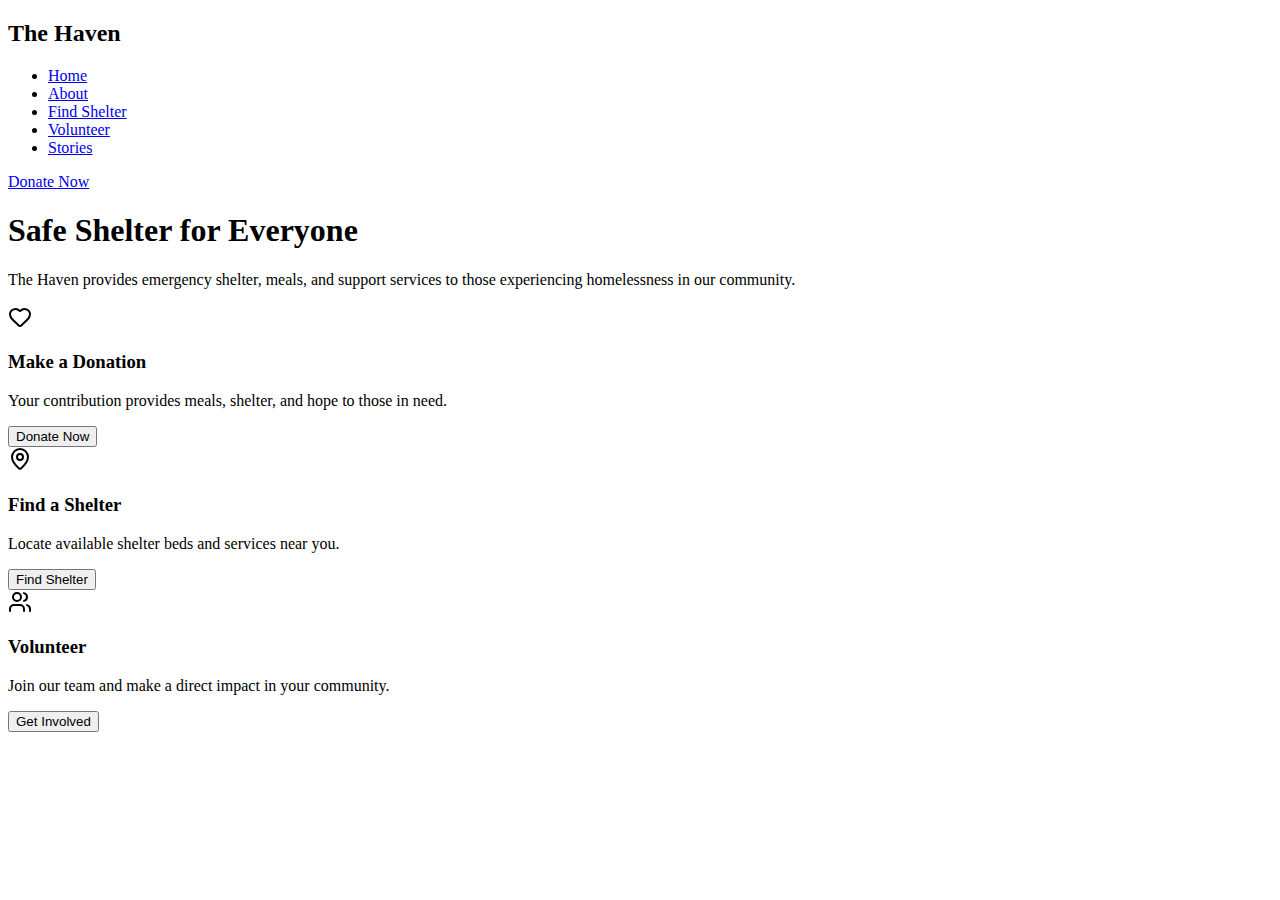
<file: index.html>
<!DOCTYPE html>
<html lang="en">
<head>
    <meta charset="UTF-8">
    <meta name="viewport" content="width=device-width, initial-scale=1.0">
    <title>The Haven - Safe Shelter for Everyone</title>
</head>
<body>
    <header>
        <nav>
            <div class="logo">
                <h2>The Haven</h2>
            </div>
            <ul>
                <li><a href="index.html">Home</a></li>
                <li><a href="about.html">About</a></li>
                <li><a href="find-shelter.html">Find Shelter</a></li>
                <li><a href="volunteer.html">Volunteer</a></li>
                <li><a href="stories.html">Stories</a></li>
            </ul>
            <a href="#donate" class="donate-btn">Donate Now</a>
        </nav>
    </header>

    <main>
        <section class="hero">
            <h1>Safe Shelter for Everyone</h1>
            <p>The Haven provides emergency shelter, meals, and support services to those experiencing homelessness in our community.</p>
        </section>

        <section class="services">
            <div class="service-card">
                <div class="icon">
                    <img src="images/heart.svg" alt="Heart icon" width="24" height="24">
                </div>
                <h3>Make a Donation</h3>
                <p>Your contribution provides meals, shelter, and hope to those in need.</p>
                <button>Donate Now</button>
            </div>

            <div class="service-card">
                <div class="icon">
                    <img src="images/map-pin.svg" alt="Map pin icon" width="24" height="24">
                </div>
                <h3>Find a Shelter</h3>
                <p>Locate available shelter beds and services near you.</p>
                <button>Find Shelter</button>
            </div>

            <div class="service-card">
                <div class="icon">
                    <img src="images/users.svg" alt="Users icon" width="24" height="24">
                </div>
                <h3>Volunteer</h3>
                <p>Join our team and make a direct impact in your community.</p>
                <button>Get Involved</button>
            </div>
        </section>
    </main>
</body>
</html>
</file>
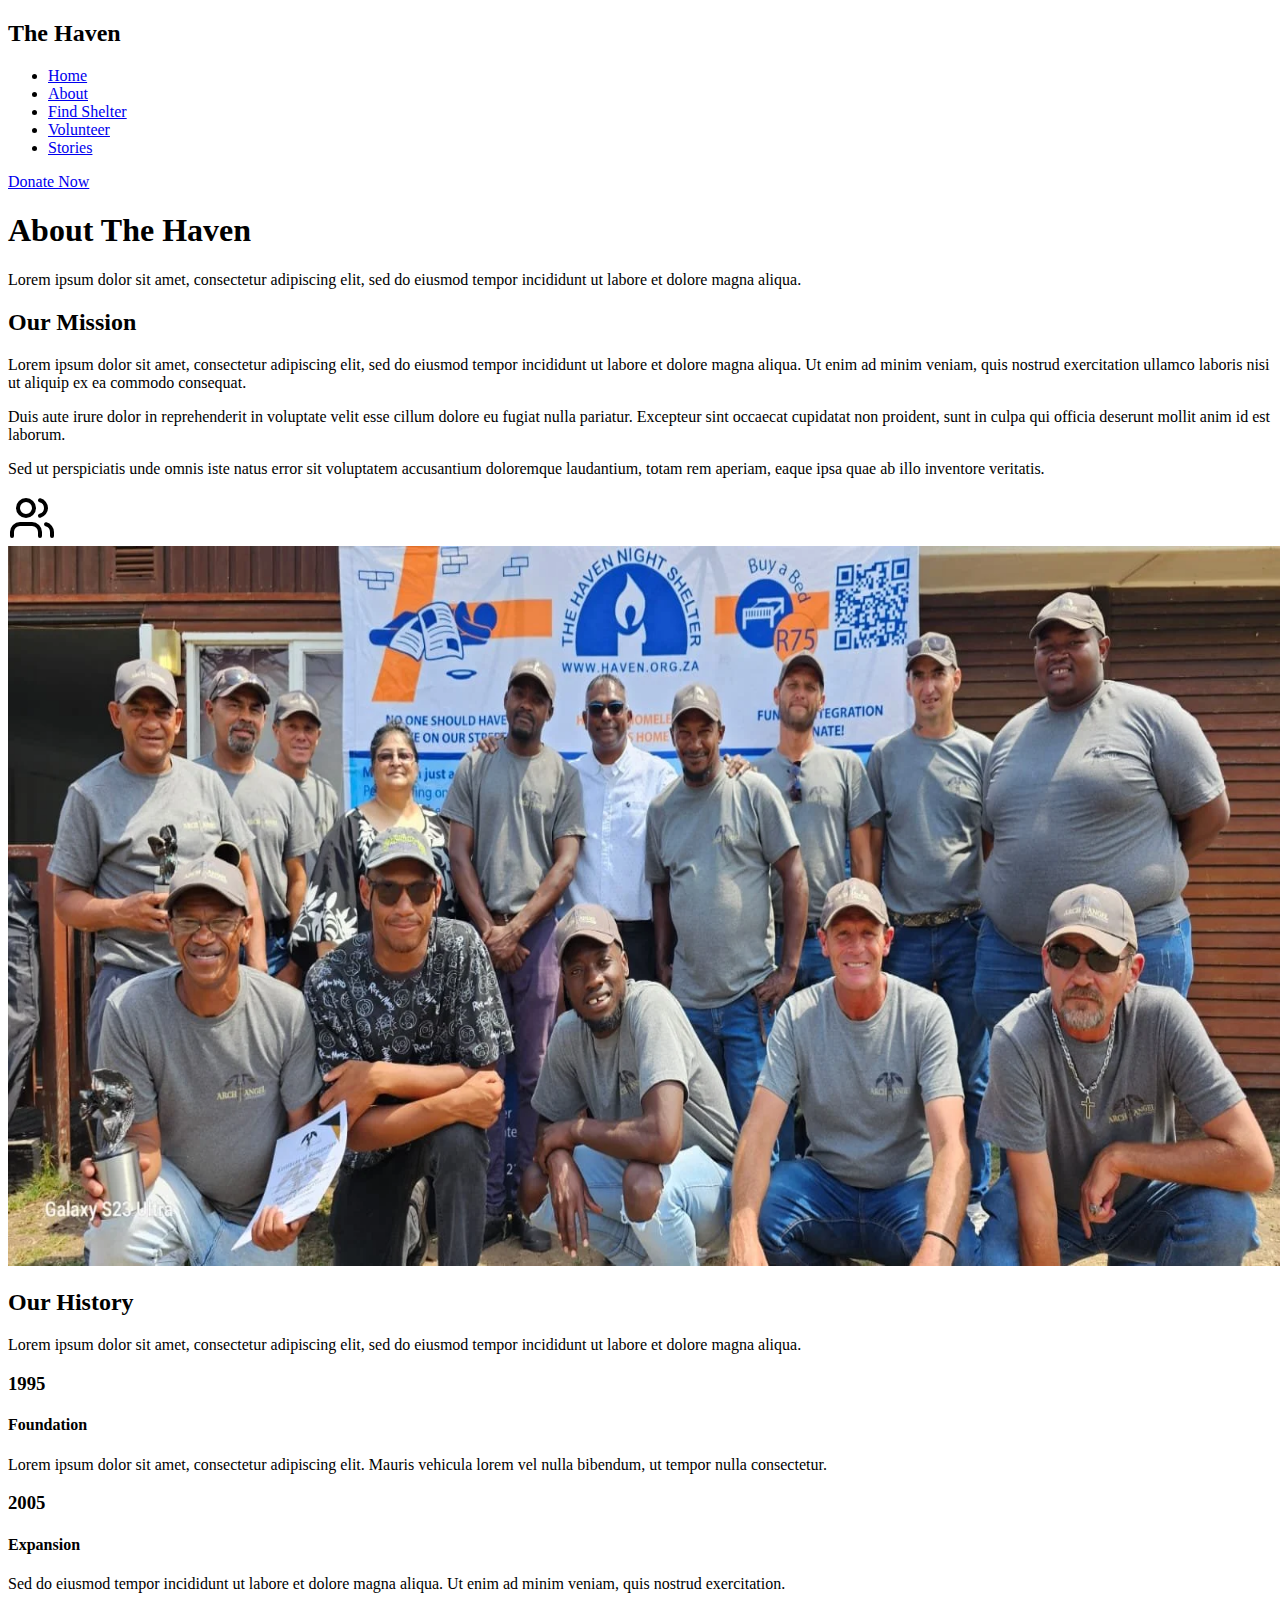
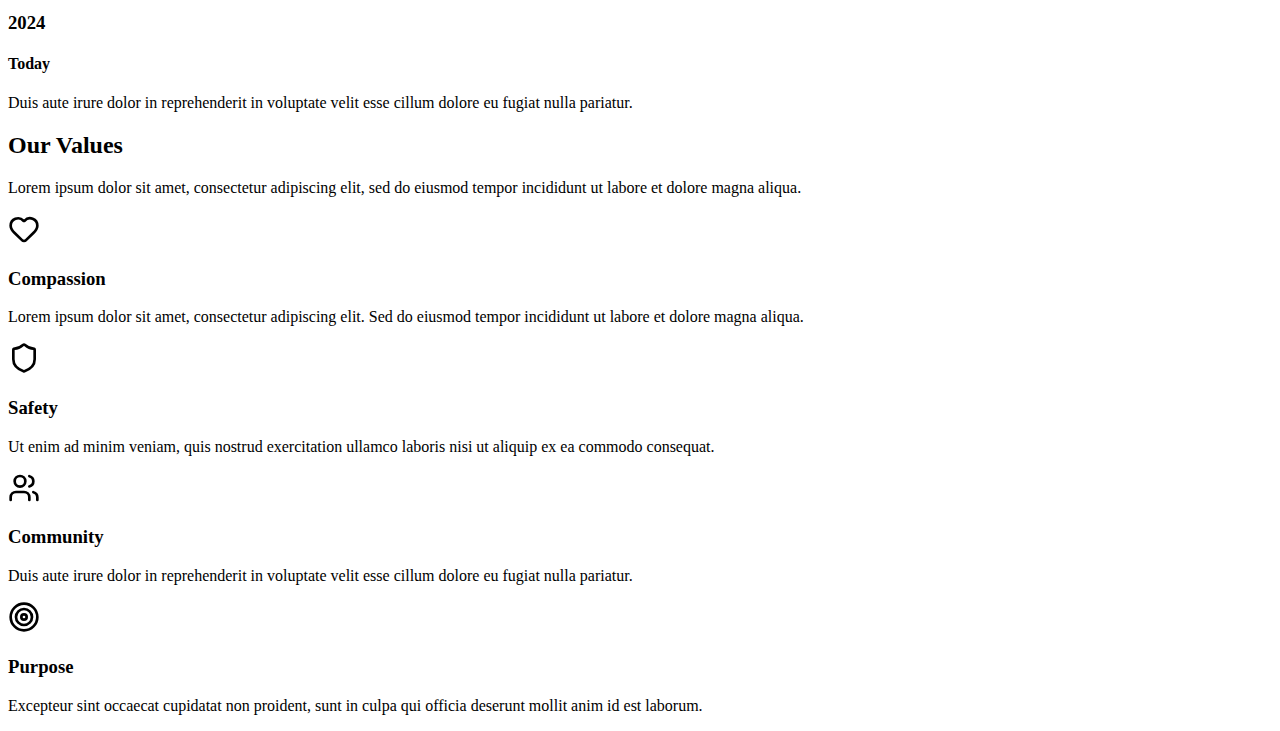
<file: about.html>
<!DOCTYPE html>
<html lang="en">
<head>
    <meta charset="UTF-8">
    <meta name="viewport" content="width=device-width, initial-scale=1.0">
    <title>About The Haven</title>
</head>
<body>
<header>
    <nav>
        <div class="logo">
            <h2>The Haven</h2>
        </div>
        <ul>
            <li><a href="index.html">Home</a></li>
            <li><a href="about.html">About</a></li>
            <li><a href="find-shelter.html">Find Shelter</a></li>
            <li><a href="volunteer.html">Volunteer</a></li>
            <li><a href="stories.html">Stories</a></li>
        </ul>
        <a href="#donate" class="donate-btn">Donate Now</a>
    </nav>
</header>

<main>
    <section class="page-header">
        <h1>About The Haven</h1>
        <p>Lorem ipsum dolor sit amet, consectetur adipiscing elit, sed do eiusmod tempor incididunt ut labore et dolore magna aliqua.</p>
    </section>

    <section class="mission">
        <div class="mission-content">
            <h2>Our Mission</h2>
            <p>Lorem ipsum dolor sit amet, consectetur adipiscing elit, sed do eiusmod tempor incididunt ut labore et dolore magna aliqua. Ut enim ad minim veniam, quis nostrud exercitation ullamco laboris nisi ut aliquip ex ea commodo consequat.</p>

            <p>Duis aute irure dolor in reprehenderit in voluptate velit esse cillum dolore eu fugiat nulla pariatur. Excepteur sint occaecat cupidatat non proident, sunt in culpa qui officia deserunt mollit anim id est laborum.</p>

            <p>Sed ut perspiciatis unde omnis iste natus error sit voluptatem accusantium doloremque laudantium, totam rem aperiam, eaque ipsa quae ab illo inventore veritatis.</p>
        </div>
        <div class="mission-image">
            <div class="placeholder">
                <div class="icon">
                    <img src="images/users.svg" alt="Users icon" width="48" height="48">
                </div>
                <div class="mission-image">
                    <img src="images/img.png" alt="Users icon" width="1280" height="720"> <!--from haven home page-->
                </div>
            </div>
        </div>
    </section>

    <section class="history">
        <h2>Our History</h2>
        <p>Lorem ipsum dolor sit amet, consectetur adipiscing elit, sed do eiusmod tempor incididunt ut labore et dolore magna aliqua.</p>

        <div class="timeline">
            <div class="timeline-item">
                <h3>1995</h3>
                <h4>Foundation</h4>
                <p>Lorem ipsum dolor sit amet, consectetur adipiscing elit. Mauris vehicula lorem vel nulla bibendum, ut tempor nulla consectetur.</p>
            </div>

            <div class="timeline-item">
                <h3>2005</h3>
                <h4>Expansion</h4>
                <p>Sed do eiusmod tempor incididunt ut labore et dolore magna aliqua. Ut enim ad minim veniam, quis nostrud exercitation.</p>
            </div>

            <div class="timeline-item">
                <h3>2024</h3>
                <h4>Today</h4>
                <p>Duis aute irure dolor in reprehenderit in voluptate velit esse cillum dolore eu fugiat nulla pariatur.</p>
            </div>
        </div>
    </section>

    <section class="values">
        <h2>Our Values</h2>
        <p>Lorem ipsum dolor sit amet, consectetur adipiscing elit, sed do eiusmod tempor incididunt ut labore et dolore magna aliqua.</p>

        <div class="values-grid">
            <div class="value-item">
                <div class="icon">
                    <img src="images/heart.svg" alt="Heart icon" width="32" height="32">
                </div>
                <h3>Compassion</h3>
                <p>Lorem ipsum dolor sit amet, consectetur adipiscing elit. Sed do eiusmod tempor incididunt ut labore et dolore magna aliqua.</p>
            </div>

            <div class="value-item">
                <div class="icon">
                    <img src="images/shield.svg" alt="Shield icon" width="32" height="32">
                </div>
                <h3>Safety</h3>
                <p>Ut enim ad minim veniam, quis nostrud exercitation ullamco laboris nisi ut aliquip ex ea commodo consequat.</p>
            </div>

            <div class="value-item">
                <div class="icon">
                    <img src="images/users.svg" alt="Users icon" width="32" height="32">
                </div>
                <h3>Community</h3>
                <p>Duis aute irure dolor in reprehenderit in voluptate velit esse cillum dolore eu fugiat nulla pariatur.</p>
            </div>

            <div class="value-item">
                <div class="icon">
                    <img src="images/target.svg" alt="Target icon" width="32" height="32">
                </div>
                <h3>Purpose</h3>
                <p>Excepteur sint occaecat cupidatat non proident, sunt in culpa qui officia deserunt mollit anim id est laborum.</p>
            </div>
        </div>
    </section>
</main>
</body>
</html>
</file>
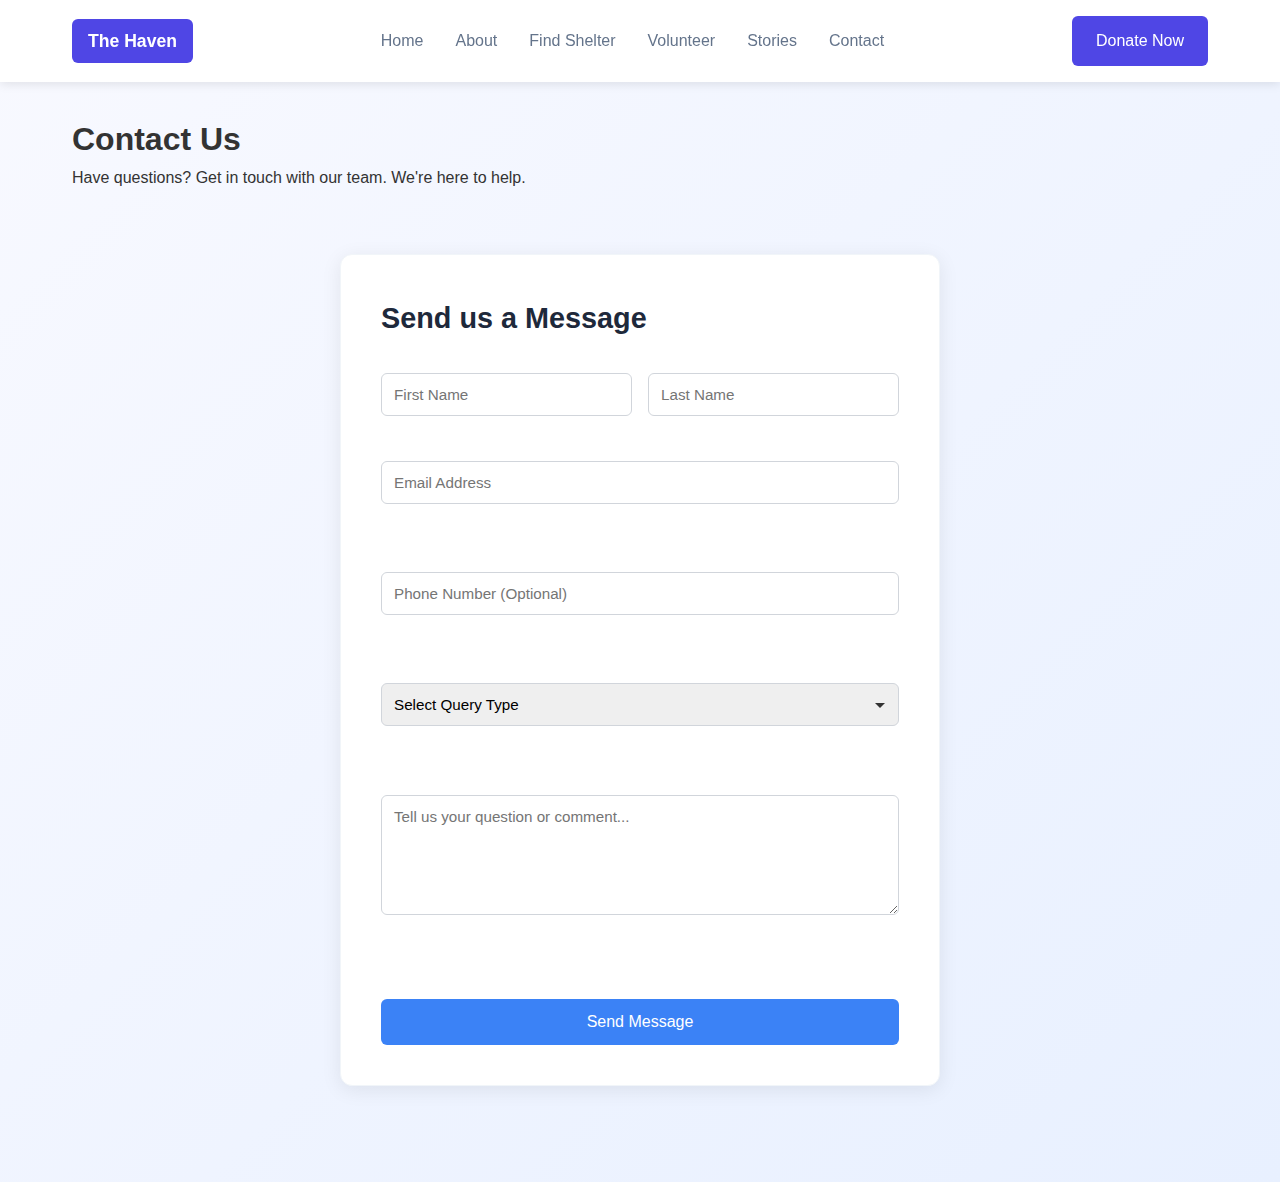
<file: contact.html>
<!DOCTYPE html>
<html lang="en">
<head>
    <meta charset="UTF-8">
    <meta name="viewport" content="width=device-width, initial-scale=1.0">
    <meta name="description" content="Contact The Haven with questions about shelter services, volunteering, donations, or partnerships. Get in touch with our team today.">
    <meta name="keywords" content="contact us, inquiries, shelter services, volunteer questions, donations, partnerships, The Haven">
    <meta name="author" content="The Haven">
    <meta name="robots" content="index, follow">
    <link rel="canonical" href="https://www.thehaven.org/contact.html">
    <title>Contact The Haven - Get in Touch | Questions & Support</title>
    <link rel="stylesheet" href="css/global.css">
    <link rel="stylesheet" href="css/contact.css">
</head>
<body>
    <header>
        <nav>
            <div class="logo">
                <h2>The Haven</h2>
            </div>
            <ul>
                <li><a href="index.html">Home</a></li>
                <li><a href="about.html">About</a></li>
                <li><a href="find-shelter.html">Find Shelter</a></li>
                <li><a href="volunteer.html">Volunteer</a></li>
                <li><a href="stories.html">Stories</a></li>
                <li><a href="contact.html">Contact</a></li>
            </ul>
            <a href="#donate" class="donate-btn">Donate Now</a>
        </nav>
    </header>

    <main>
        <section class="page-header">
            <h1>Contact Us</h1>
            <p>Have questions? Get in touch with our team. We're here to help.</p>
        </section>

        <section class="contact-content">
            <div class="contact-form">
                <h2>Send us a Message</h2>
                
                <!-- Alert messages -->
                <div id="alertMessage" class="alert" style="display: none;"></div>
                
                <form id="contactForm">
                    <div class="form-row">
                        <div class="form-group">
                            <input type="text" id="firstName" name="firstName" placeholder="First Name" required>
                            <span class="error-message"></span>
                        </div>
                        <div class="form-group">
                            <input type="text" id="lastName" name="lastName" placeholder="Last Name" required>
                            <span class="error-message"></span>
                        </div>
                    </div>
                    
                    <div class="form-group">
                        <input type="email" id="email" name="email" placeholder="Email Address" required>
                        <span class="error-message"></span>
                    </div>
                    
                    <div class="form-group">
                        <input type="tel" id="phone" name="phone" placeholder="Phone Number (Optional)">
                        <span class="error-message"></span>
                    </div>
                    
                    <div class="form-group">
                        <select id="queryType" name="queryType" required>
                            <option value="">Select Query Type</option>
                            <option value="general-inquiry">General Inquiry</option>
                            <option value="volunteer-question">Volunteer Question</option>
                            <option value="donation-info">Donation Information</option>
                            <option value="partnership">Partnership Opportunity</option>
                            <option value="feedback">Feedback</option>
                            <option value="other">Other</option>
                        </select>
                        <span class="error-message"></span>
                    </div>
                    
                    <div class="form-group">
                        <textarea id="message" name="message" placeholder="Tell us your question or comment..." rows="5" required></textarea>
                        <span class="error-message"></span>
                    </div>
                    
                    <button type="submit" id="submitBtn">
                        <span class="btn-text">Send Message</span>
                        <span class="btn-loader" style="display: none;">
                            <span class="loader"></span> Sending...
                        </span>
                    </button>
                </form>
            </div>
        </section>
    </main>

    <script src="js/contact.js"></script>
</body>
</html>
</file>
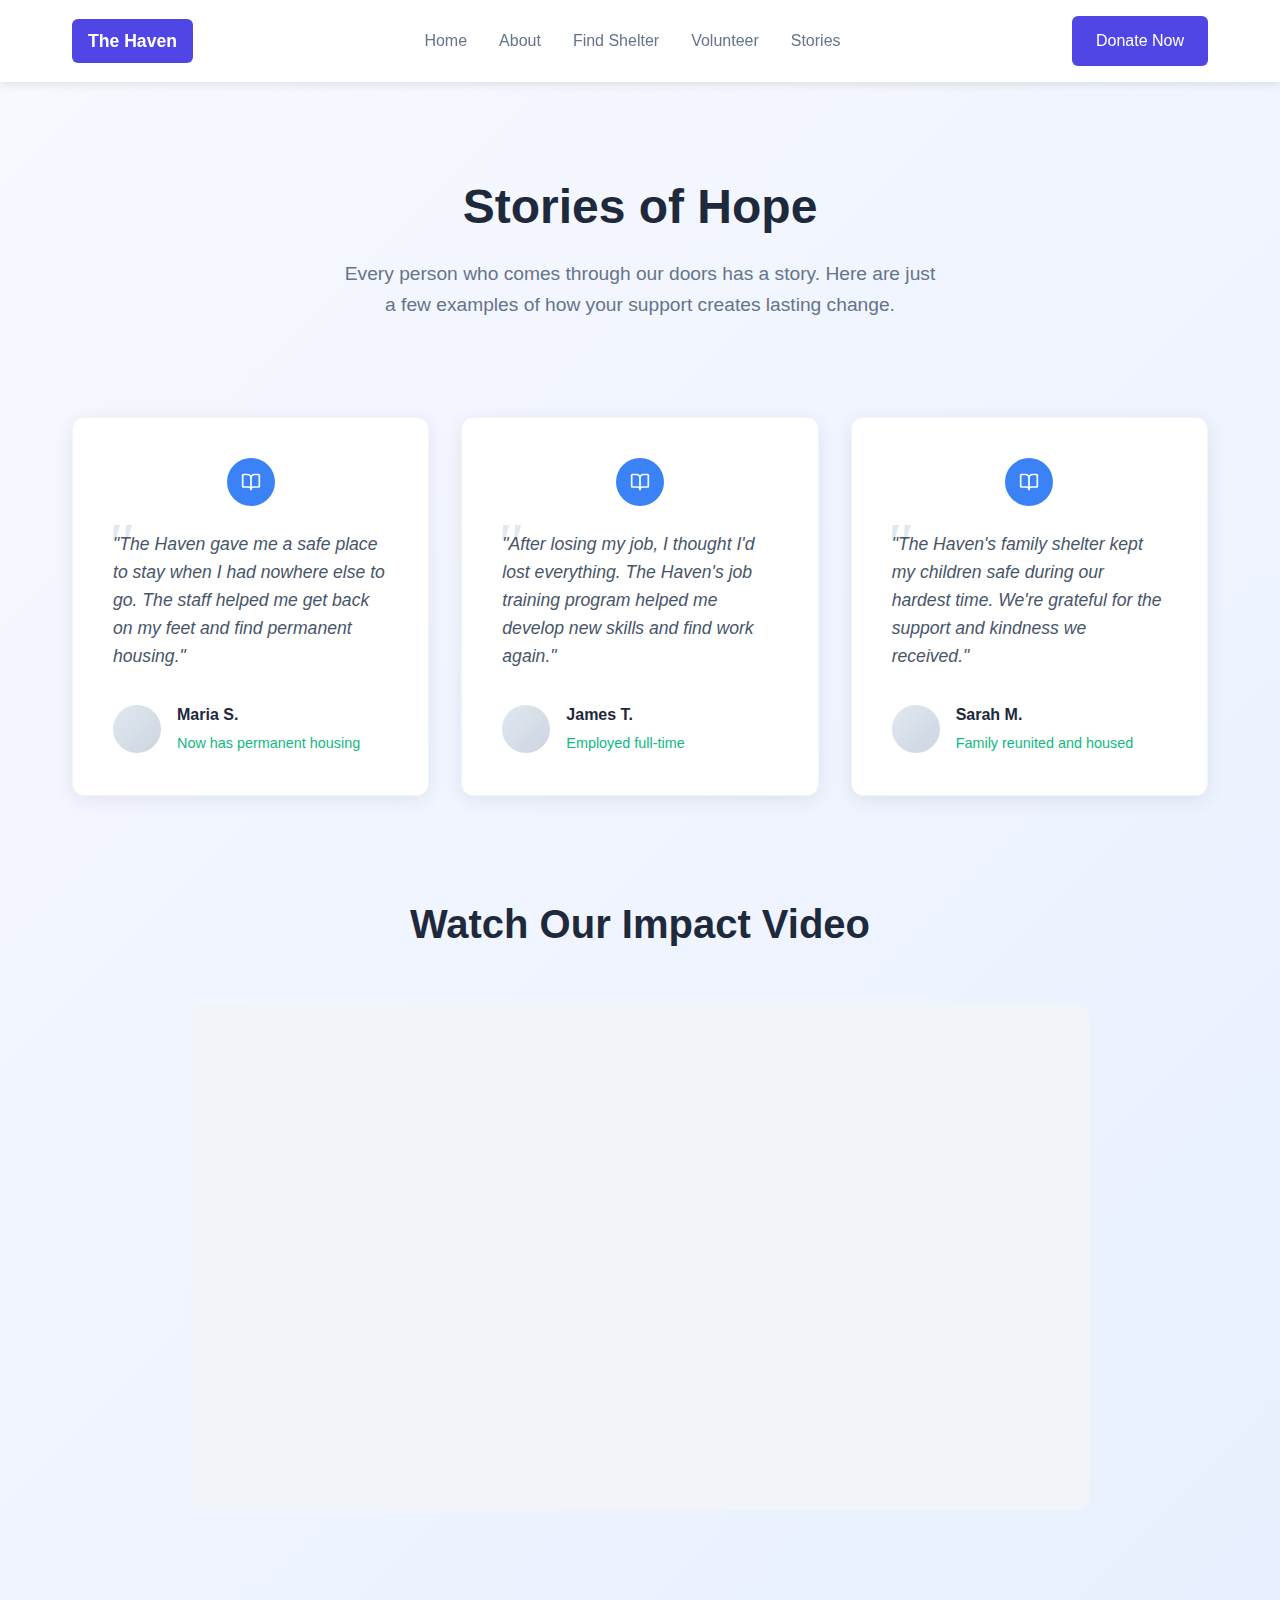
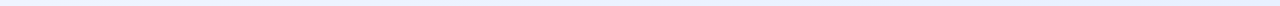
<file: stories.html>
<!DOCTYPE html>
<html lang="en">
<head>
    <meta charset="UTF-8">
    <meta name="viewport" content="width=device-width, initial-scale=1.0">
    <title>Stories of Hope - The Haven</title>
    <link rel="stylesheet" href="css/global.css">
    <link rel="stylesheet" href="css/stories.css">
</head>
<body>
    <header>
        <nav>
            <div class="logo">
                <h2>The Haven</h2>
            </div>
            <ul>
                <li><a href="index.html">Home</a></li>
                <li><a href="about.html">About</a></li>
                <li><a href="find-shelter.html">Find Shelter</a></li>
                <li><a href="volunteer.html">Volunteer</a></li>
                <li><a href="stories.html">Stories</a></li>
            </ul>
            <a href="#donate" class="donate-btn">Donate Now</a>
        </nav>
    </header>

    <main>
        <section class="page-header">
            <h1>Stories of Hope</h1>
            <p>Every person who comes through our doors has a story. Here are just a few examples of how your support creates lasting change.</p>
        </section>

        <section class="stories">
            <div class="story">
                <div class="icon">
                    <img src="images/book-open.svg" alt="Book icon" width="24" height="24">
                </div>
                <blockquote>
                    <p>"The Haven gave me a safe place to stay when I had nowhere else to go. The staff helped me get back on my feet and find permanent housing."</p>
                </blockquote>
                <div class="story-attribution">
                    <div class="avatar"></div>
                    <div class="attribution-text">
                        <strong>Maria S.</strong>
                        <span>Now has permanent housing</span>
                    </div>
                </div>
            </div>

            <div class="story">
                <div class="icon">
                    <img src="images/book-open.svg" alt="Book icon" width="24" height="24">
                </div>
                <blockquote>
                    <p>"After losing my job, I thought I'd lost everything. The Haven's job training program helped me develop new skills and find work again."</p>
                </blockquote>
                <div class="story-attribution">
                    <div class="avatar"></div>
                    <div class="attribution-text">
                        <strong>James T.</strong>
                        <span>Employed full-time</span>
                    </div>
                </div>
            </div>

            <div class="story">
                <div class="icon">
                    <img src="images/book-open.svg" alt="Book icon" width="24" height="24">
                </div>
                <blockquote>
                    <p>"The Haven's family shelter kept my children safe during our hardest time. We're grateful for the support and kindness we received."</p>
                </blockquote>
                <div class="story-attribution">
                    <div class="avatar"></div>
                    <div class="attribution-text">
                        <strong>Sarah M.</strong>
                        <span>Family reunited and housed</span>
                    </div>
                </div>
            </div>
        </section>

        <section class="impact-video">
            <h2>Watch Our Impact Video</h2>
            <div class="video-container">
                <iframe 
                    width="560" 
                    height="315" 
                    src="https://www.youtube.com/embed/Pfo84a5ZzfI" 
                    title="The Haven Impact Video" 
                    frameborder="0" 
                    allow="accelerometer; autoplay; clipboard-write; encrypted-media; gyroscope; picture-in-picture; web-share" 
                    allowfullscreen>
                </iframe>
            </div>
        </section>
    </main>
</body>
</html>
</file>
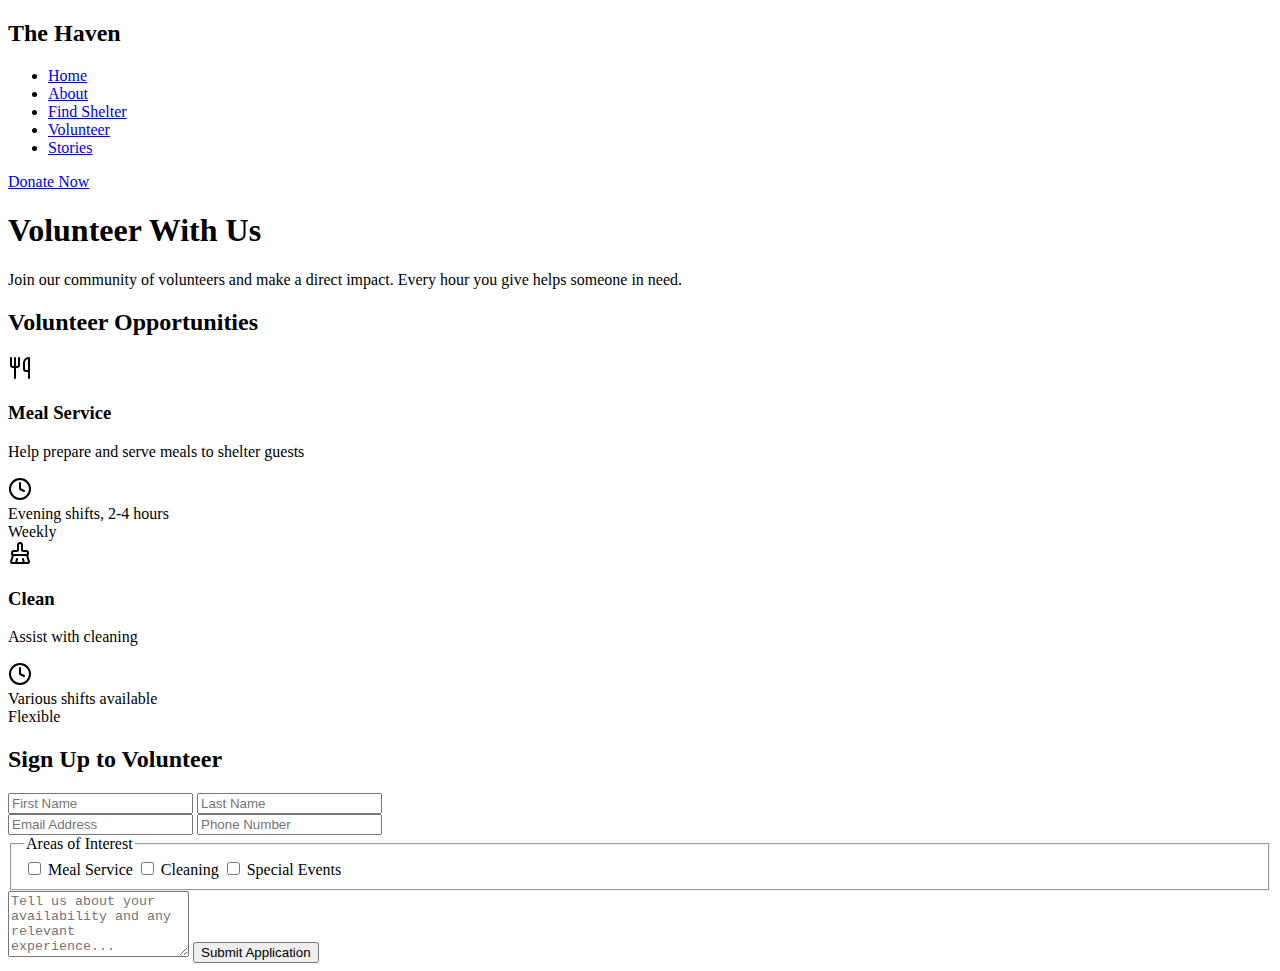
<file: volunteer.html>
<!DOCTYPE html>
<html lang="en">
<head>
    <meta charset="UTF-8">
    <meta name="viewport" content="width=device-width, initial-scale=1.0">
    <title>Volunteer With Us - The Haven</title>
</head>
<body>
    <header>
        <nav>
            <div class="logo">
                <h2>The Haven</h2>
            </div>
            <ul>
                <li><a href="index.html">Home</a></li>
                <li><a href="about.html">About</a></li>
                <li><a href="find-shelter.html">Find Shelter</a></li>
                <li><a href="volunteer.html">Volunteer</a></li>
                <li><a href="stories.html">Stories</a></li>
            </ul>
            <a href="#donate" class="donate-btn">Donate Now</a>
        </nav>
    </header>

    <main>
        <section class="page-header">
            <h1>Volunteer With Us</h1>
            <p>Join our community of volunteers and make a direct impact. Every hour you give helps someone in need.</p>
        </section>

        <section class="volunteer-content">
            <div class="volunteer-opportunities">
                <h2>Volunteer Opportunities</h2>
                
                <div class="opportunity">
                    <div class="opportunity-header">
                        <div class="icon">
                    <img src="images/utensils.svg" alt="Utensils icon" width="24" height="24">
                </div>
                        <h3>Meal Service</h3>
                    </div>
                    <p>Help prepare and serve meals to shelter guests</p>
                    <div class="schedule-info">
                        <div class="icon">
                    <img src="images/clock-4.svg" alt="Clock icon" width="24" height="24">
                </div>
                        <span>Evening shifts, 2-4 hours</span>
                    </div>
                    <div class="frequency">Weekly</div>
                </div>

                <div class="opportunity">
                    <div class="opportunity-header">
                        <div class="icon">
                    <img src="images/brush-cleaning.svg" alt="Cleaning icon" width="24" height="24">
                </div>
                        <h3>Clean</h3>
                    </div>
                    <p>Assist with cleaning</p>
                    <div class="schedule-info">
                        <div class="icon">
                    <img src="images/clock-4.svg" alt="Clock icon" width="24" height="24">
                </div>
                        <span>Various shifts available</span>
                    </div>
                    <div class="frequency">Flexible</div>
                </div>
            </div>

            <div class="volunteer-form">
                <h2>Sign Up to Volunteer</h2>
                
                <form>
                    <div class="form-row">
                        <input type="text" placeholder="First Name" required>
                        <input type="text" placeholder="Last Name" required>
                    </div>
                    
                    <input type="email" placeholder="Email Address" required>
                    
                    <input type="tel" placeholder="Phone Number" required>
                    
                    <fieldset>
                        <legend>Areas of Interest</legend>
                        <label>
                            <input type="checkbox" name="interest" value="meal-service">
                            Meal Service
                        </label>
                        <label>
                            <input type="checkbox" name="interest" value="cleaning">
                            Cleaning
                        </label>
                        <label>
                            <input type="checkbox" name="interest" value="special-events">
                            Special Events
                        </label>
                    </fieldset>
                    
                    <textarea placeholder="Tell us about your availability and any relevant experience..." rows="4"></textarea>
                    
                    <button type="submit">Submit Application</button>
                </form>
            </div>
        </section>
    </main>
</body>
</html>
</file>
<file: css/global.css>
* {
    margin: 0;
    padding: 0;
    box-sizing: border-box;
}

body {
    font-family: -apple-system, BlinkMacSystemFont, 'Segoe UI', Roboto, Oxygen, Ubuntu, Cantarell, sans-serif;
    line-height: 1.6;
    color: #333;
    background: linear-gradient(135deg, #f8f9ff 0%, #e8f0ff 100%);
    min-height: 100vh;
}
header {
    background: white;
    box-shadow: 0 2px 10px rgba(0, 0, 0, 0.1);
    position: sticky;
    top: 0;
    z-index: 100;
}

nav {
    display: flex;
    justify-content: space-between;
    align-items: center;
    padding: 1rem 2rem;
    max-width: 1200px;
    margin: 0 auto;
}

.logo {
    background: #4f46e5;
    color: white;
    padding: 0.5rem 1rem;
    border-radius: 6px;
    font-weight: 600;
}

.logo h2 {
    font-size: 1.1rem;
    font-weight: 600;
}

nav ul {
    display: flex;
    list-style: none;
    gap: 2rem;
    align-items: center;
}

nav ul li a {
    text-decoration: none;
    color: #64748b;
    font-weight: 500;
    transition: color 0.2s ease;
}

nav ul li a:hover {
    color: #4f46e5;
}

.donate-btn {
    background: #4f46e5;
    color: white;
    padding: 0.75rem 1.5rem;
    border-radius: 6px;
    text-decoration: none;
    font-weight: 500;
    transition: background-color 0.2s ease;
}

.donate-btn:hover {
    background: #2563eb;
}

main {
    max-width: 1200px;
    margin: 0 auto;
    padding: 2rem;
}

.hero {
    text-align: center;
    margin: 4rem 0 6rem 0;
    max-width: 800px;
    margin-left: auto;
    margin-right: auto;
}

.hero h1 {
    font-size: 3.5rem;
    font-weight: 700;
    color: #1e293b;
    margin-bottom: 1.5rem;
    line-height: 1.2;
}

.hero p {
    font-size: 1.2rem;
    color: #64748b;
    line-height: 1.6;
    max-width: 600px;
    margin: 0 auto;
}

.services {
    display: grid;
    grid-template-columns: repeat(auto-fit, minmax(300px, 1fr));
    gap: 2rem;
    margin: 4rem 0;
}

.service-card {
    background: white;
    padding: 2.5rem;
    border-radius: 12px;
    text-align: center;
    box-shadow: 0 4px 20px rgba(0, 0, 0, 0.08);
    transition: transform 0.2s ease, box-shadow 0.2s ease;
    border: 1px solid #f1f5f9;
}

.service-card:hover {
    transform: translateY(-4px);
    box-shadow: 0 8px 30px rgba(0, 0, 0, 0.12);
}

.icon {
    width: 64px;
    height: 64px;
    border-radius: 50%;
    margin: 0 auto 1.5rem auto;
    display: flex;
    align-items: center;
    justify-content: center;
}

.service-card:nth-child(1) .icon {
    background: #3b82f6;
}

.service-card:nth-child(2) .icon {
    background: #10b981;
}

.service-card:nth-child(3) .icon {
    background: #f97316;
}

.icon img {
    width: 28px;
    height: 28px;
    filter: brightness(0) invert(1);
}

.service-card h3 {
    font-size: 1.3rem;
    font-weight: 600;
    color: #1e293b;
    margin-bottom: 1rem;
}

.service-card p {
    color: #64748b;
    margin-bottom: 2rem;
    line-height: 1.5;
}

.service-card button {
    border: none;
    padding: 0.75rem 2rem;
    border-radius: 6px;
    font-weight: 500;
    cursor: pointer;
    transition: all 0.2s ease;
    font-size: 0.95rem;
}

.service-card:nth-child(1) button {
    background: #3b82f6;
    color: white;
}

.service-card:nth-child(1) button:hover {
    background: #2563eb;
}

.service-card:nth-child(2) button {
    background: transparent;
    color: #10b981;
    border: 2px solid #10b981;
}

.service-card:nth-child(2) button:hover {
    background: #10b981;
    color: white;
}

.service-card:nth-child(3) button {
    background: transparent;
    color: #f97316;
    border: 2px solid #f97316;
}

.service-card:nth-child(3) button:hover {
    background: #f97316;
    color: white;
}

/* Responsive Design */
@media (max-width: 768px) {
    nav {
        flex-direction: column;
        gap: 1rem;
        padding: 1rem;
    }

    nav ul {
        gap: 1rem;
        flex-wrap: wrap;
        justify-content: center;
    }

    .hero h1 {
        font-size: 2.5rem;
    }

    .hero p {
        font-size: 1.1rem;
    }

    main {
        padding: 1rem;
    }

    .services {
        grid-template-columns: 1fr;
        gap: 1.5rem;
    }

    .service-card {
        padding: 2rem;
    }
}

@media (max-width: 480px) {
    .hero h1 {
        font-size: 2rem;
    }

    .service-card {
        padding: 1.5rem;
    }
}
</file>
<file: css/contact.css>
.contact-content {
    display: flex;
    justify-content: center;
    margin: 4rem 0;
}

.contact-form {
    background: white;
    padding: 2.5rem;
    border-radius: 12px;
    box-shadow: 0 4px 20px rgba(0, 0, 0, 0.08);
    border: 1px solid #f1f5f9;
    width: 100%;
    max-width: 600px;
}

.contact-form h2 {
    font-size: 1.8rem;
    font-weight: 600;
    color: #1e293b;
    margin-bottom: 2rem;
}

.form-row {
    display: grid;
    grid-template-columns: 1fr 1fr;
    gap: 1rem;
    margin-bottom: 1.5rem;
}

.contact-form input[type="text"],
.contact-form input[type="email"],
.contact-form input[type="tel"],
.contact-form select,
.contact-form textarea {
    width: 100%;
    padding: 0.75rem;
    border: 1px solid #d1d5db;
    border-radius: 6px;
    font-size: 0.95rem;
    transition: border-color 0.2s ease, box-shadow 0.2s ease;
    font-family: inherit;
}

.contact-form input[type="text"]:focus,
.contact-form input[type="email"]:focus,
.contact-form input[type="tel"]:focus,
.contact-form select:focus,
.contact-form textarea:focus {
    outline: none;
    border-color: #3b82f6;
    box-shadow: 0 0 0 3px rgba(59, 130, 246, 0.1);
}

.contact-form select {
    cursor: pointer;
    background-image: url("data:image/svg+xml,%3Csvg xmlns='http://www.w3.org/2000/svg' width='12' height='12' viewBox='0 0 12 12'%3E%3Cpath fill='%23333' d='M6 9L1 4h10z'/%3E%3C/svg%3E");
    background-repeat: no-repeat;
    background-position: right 0.75rem center;
    padding-right: 2rem;
    appearance: none;
}

.contact-form input:not(.form-row input) {
    margin-bottom: 1.5rem;
}

.contact-form select {
    margin-bottom: 1.5rem;
}

.contact-form textarea {
    resize: vertical;
    min-height: 120px;
    margin-bottom: 2rem;
}

.contact-form button {
    width: 100%;
    background: #3b82f6;
    color: white;
    padding: 0.875rem;
    border: none;
    border-radius: 6px;
    font-size: 1rem;
    font-weight: 500;
    cursor: pointer;
    transition: background-color 0.2s ease;
}

.contact-form button:hover {
    background: #2563eb;
}

.contact-form button:disabled {
    background: #94a3b8;
    cursor: not-allowed;
}

.contact-form button:disabled:hover {
    background: #94a3b8;
}

/* Alert Messages */
.alert {
    padding: 1rem;
    border-radius: 6px;
    margin-bottom: 1.5rem;
    font-size: 0.95rem;
    animation: slideDown 0.3s ease-out;
}

@keyframes slideDown {
    from {
        opacity: 0;
        transform: translateY(-10px);
    }
    to {
        opacity: 1;
        transform: translateY(0);
    }
}

.alert-success {
    background: #ecfdf5;
    color: #065f46;
    border: 1px solid #a7f3d0;
}

.alert-error {
    background: #fef2f2;
    color: #991b1b;
    border: 1px solid #fecaca;
}

/* Form Groups */
.form-group {
    position: relative;
    margin-bottom: 1.5rem;
}

.form-row .form-group {
    margin-bottom: 0;
}

/* Error Messages */
.error-message {
    display: block;
    color: #dc2626;
    font-size: 0.85rem;
    margin-top: 0.25rem;
    min-height: 1.2em;
}

.contact-form input.error,
.contact-form select.error,
.contact-form textarea.error {
    border-color: #dc2626;
}

.contact-form input.error:focus,
.contact-form select.error:focus,
.contact-form textarea.error:focus {
    box-shadow: 0 0 0 3px rgba(220, 38, 38, 0.1);
}

/* Loading State */
.btn-loader {
    display: flex;
    align-items: center;
    justify-content: center;
    gap: 0.5rem;
}

.loader {
    width: 16px;
    height: 16px;
    border: 2px solid rgba(255, 255, 255, 0.3);
    border-top-color: white;
    border-radius: 50%;
    animation: spin 0.6s linear infinite;
}

@keyframes spin {
    to {
        transform: rotate(360deg);
    }
}

@media (max-width: 768px) {
    .contact-form {
        padding: 2rem;
    }

    .form-row {
        grid-template-columns: 1fr;
        gap: 1rem;
    }
}

@media (max-width: 480px) {
    .contact-content {
        margin: 3rem 0;
    }

    .contact-form {
        padding: 1.5rem;
    }

    .contact-form h2 {
        font-size: 1.5rem;
    }
}
</file>
<file: css/stories.css>
.page-header {
    text-align: center;
    margin: 4rem 0 6rem 0;
    max-width: 800px;
    margin-left: auto;
    margin-right: auto;
}

.page-header h1 {
    font-size: 3rem;
    font-weight: 700;
    color: #1e293b;
    margin-bottom: 1.5rem;
    line-height: 1.2;
}

.page-header p {
    font-size: 1.2rem;
    color: #64748b;
    line-height: 1.6;
    max-width: 600px;
    margin: 0 auto;
}

.stories {
    display: grid;
    grid-template-columns: repeat(auto-fit, minmax(320px, 1fr));
    gap: 2rem;
    margin: 4rem 0 6rem 0;
}

.story {
    background: white;
    padding: 2.5rem;
    border-radius: 12px;
    box-shadow: 0 4px 20px rgba(0, 0, 0, 0.08);
    border: 1px solid #f1f5f9;
    transition: transform 0.2s ease, box-shadow 0.2s ease;
}

.story:hover {
    transform: translateY(-4px);
    box-shadow: 0 8px 30px rgba(0, 0, 0, 0.12);
}

.story .icon {
    width: 48px;
    height: 48px;
    border-radius: 50%;
    background: #3b82f6;
    display: flex;
    align-items: center;
    justify-content: center;
    margin-bottom: 1.5rem;
}

.story .icon img {
    width: 20px;
    height: 20px;
    filter: brightness(0) invert(1);
}

.story blockquote {
    margin: 0 0 2rem 0;
    font-style: italic;
    position: relative;
}

.story blockquote::before {
    content: '"';
    font-size: 4rem;
    color: #e2e8f0;
    position: absolute;
    top: -1rem;
    left: -0.5rem;
    font-family: Georgia, serif;
    line-height: 1;
}

.story blockquote p {
    font-size: 1.1rem;
    line-height: 1.6;
    color: #475569;
    margin: 0;
    position: relative;
    z-index: 1;
}

.story-attribution {
    display: flex;
    align-items: center;
    gap: 1rem;
}

.avatar {
    width: 48px;
    height: 48px;
    border-radius: 50%;
    background: linear-gradient(135deg, #e2e8f0 0%, #cbd5e1 100%);
    flex-shrink: 0;
}

.attribution-text {
    display: flex;
    flex-direction: column;
    gap: 0.25rem;
}

.attribution-text strong {
    font-size: 1rem;
    font-weight: 600;
    color: #1e293b;
}

.attribution-text span {
    font-size: 0.9rem;
    color: #10b981;
    font-weight: 500;
}

.impact-video {
    text-align: center;
    margin: 6rem 0 4rem 0;
}

.impact-video h2 {
    font-size: 2.5rem;
    font-weight: 700;
    color: #1e293b;
    margin-bottom: 3rem;
}

.video-container {
    max-width: 900px;
    margin: 0 auto;
    background: #f1f5f9;
    border-radius: 12px;
    padding: 3rem;
    aspect-ratio: 16 / 9;
    display: flex;
    align-items: center;
    justify-content: center;
    position: relative;
    overflow: hidden;
}

.video-container iframe {
    width: 100%;
    height: 100%;
    border-radius: 8px;
    max-width: 100%;
    max-height: 100%;
}
@media (max-width: 768px) {
    .page-header h1 {
        font-size: 2.5rem;
    }

    .page-header p {
        font-size: 1.1rem;
        padding: 0 1rem;
    }

    .stories {
        grid-template-columns: 1fr;
        gap: 1.5rem;
        margin: 3rem 0 4rem 0;
    }

    .story {
        padding: 2rem;
    }

    .story blockquote::before {
        font-size: 3rem;
        top: -0.5rem;
        left: -0.25rem;
    }

    .story blockquote p {
        font-size: 1rem;
    }

    .impact-video h2 {
        font-size: 2rem;
        margin-bottom: 2rem;
    }

    .video-container {
        padding: 2rem;
        margin: 0 1rem;
    }
}

@media (max-width: 480px) {
    .page-header h1 {
        font-size: 2rem;
    }

    .story {
        padding: 1.5rem;
    }

    .story-attribution {
        flex-direction: column;
        align-items: flex-start;
        gap: 0.75rem;
    }

    .attribution-text {
        text-align: left;
    }

    .video-container {
        padding: 1rem;
        aspect-ratio: 4 / 3;
    }

    .impact-video h2 {
        font-size: 1.75rem;
    }
}
</file>
